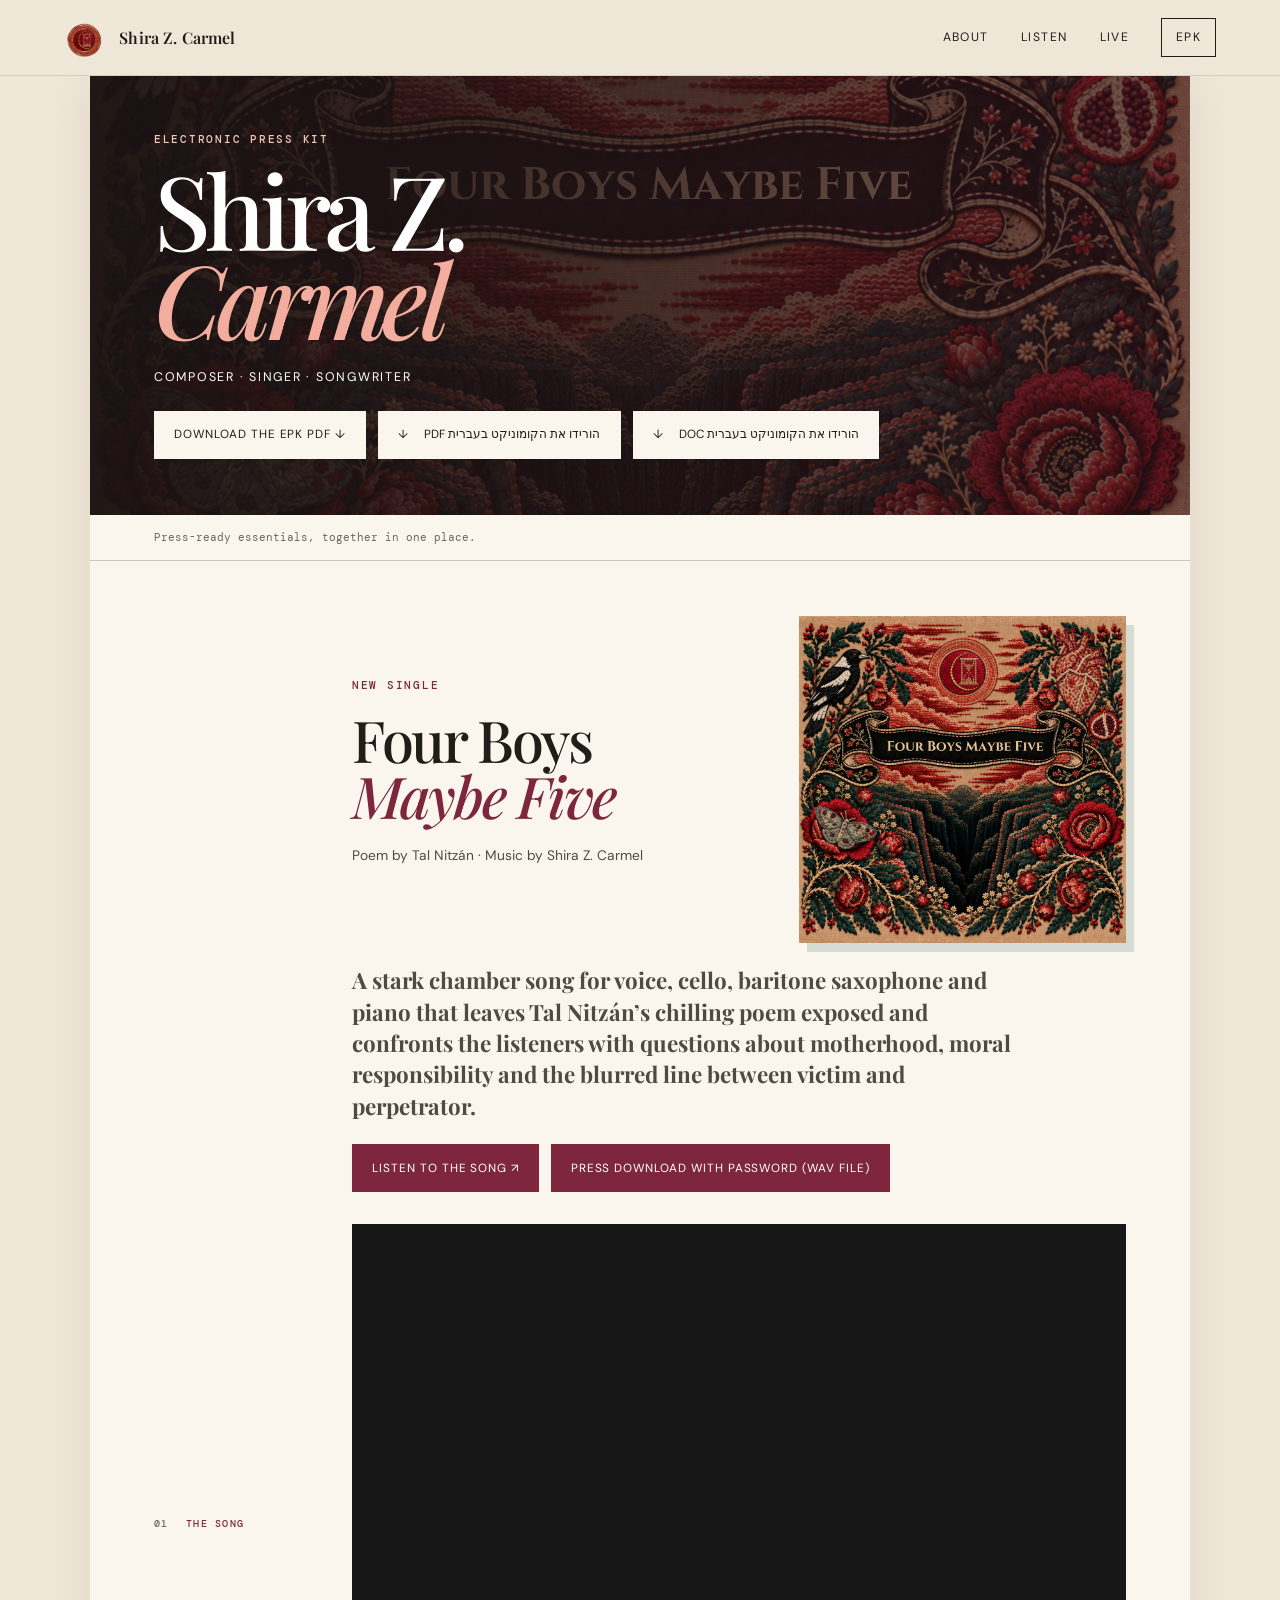
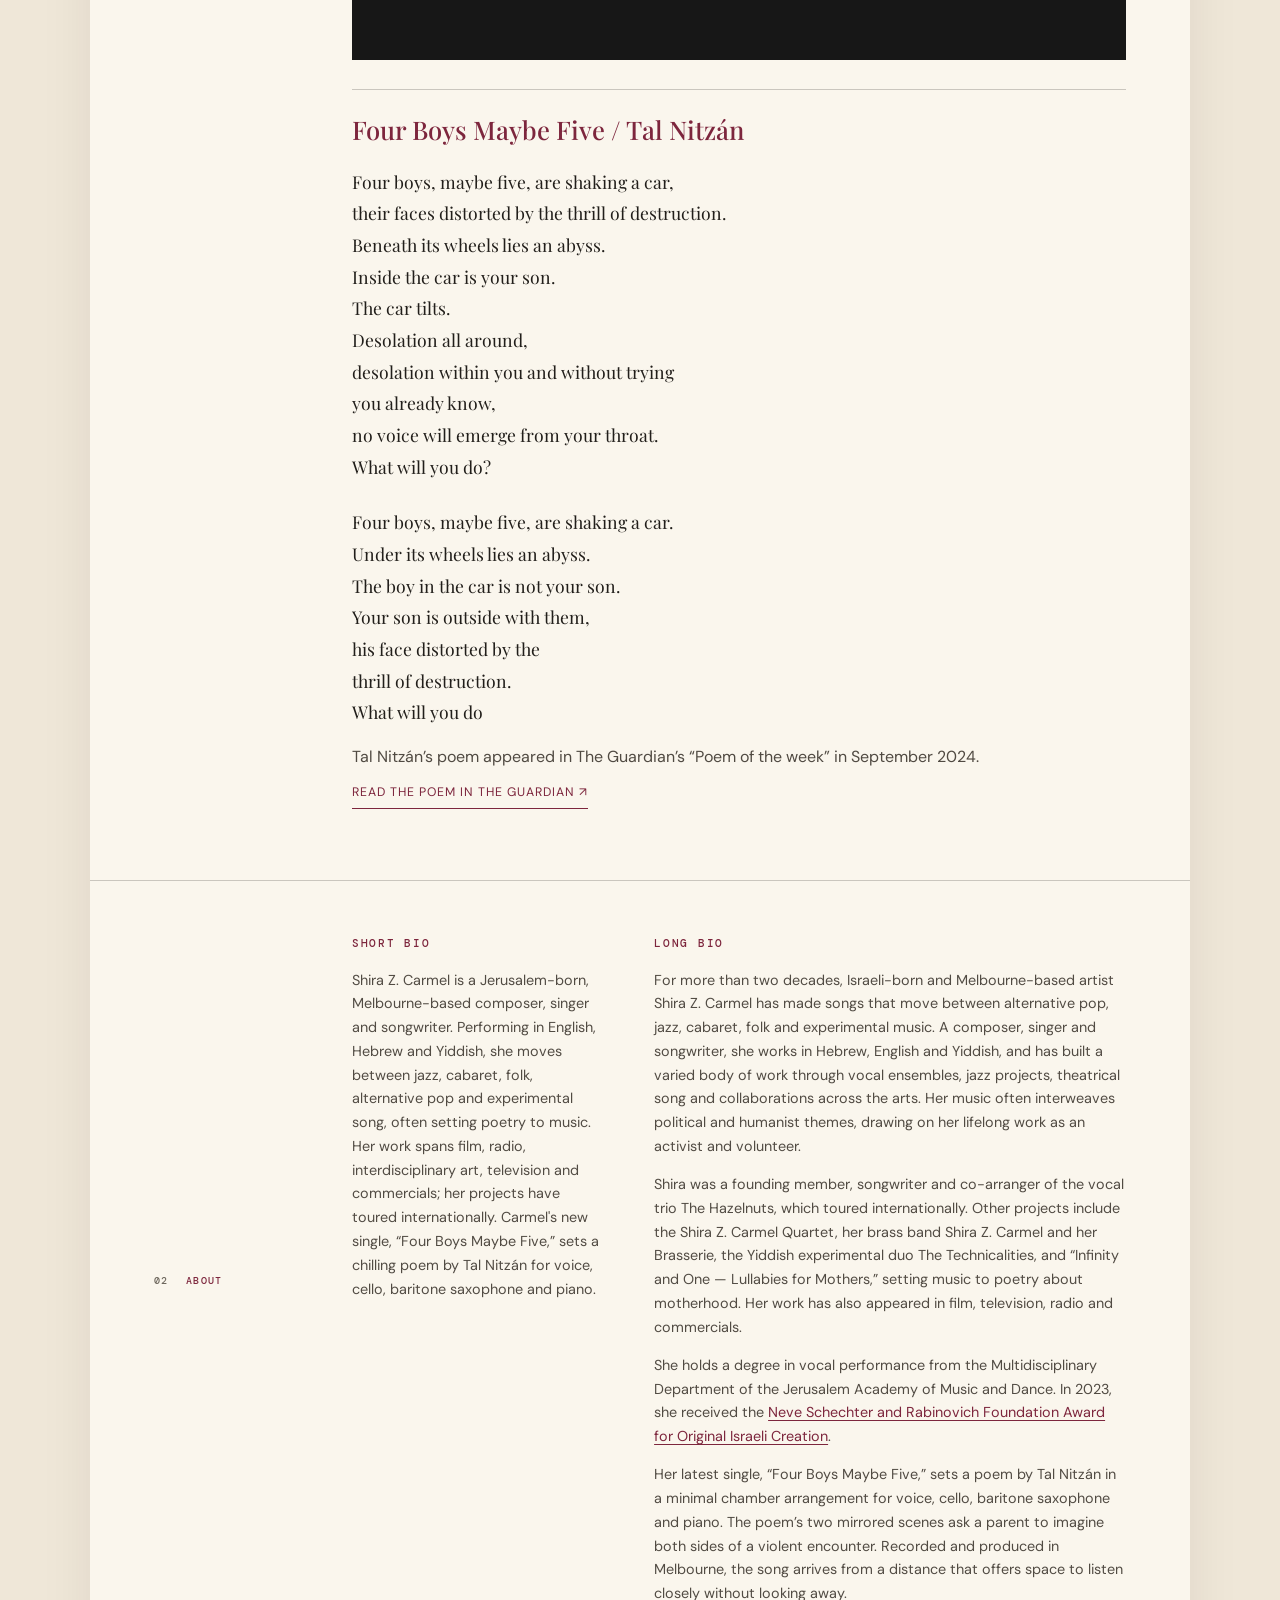
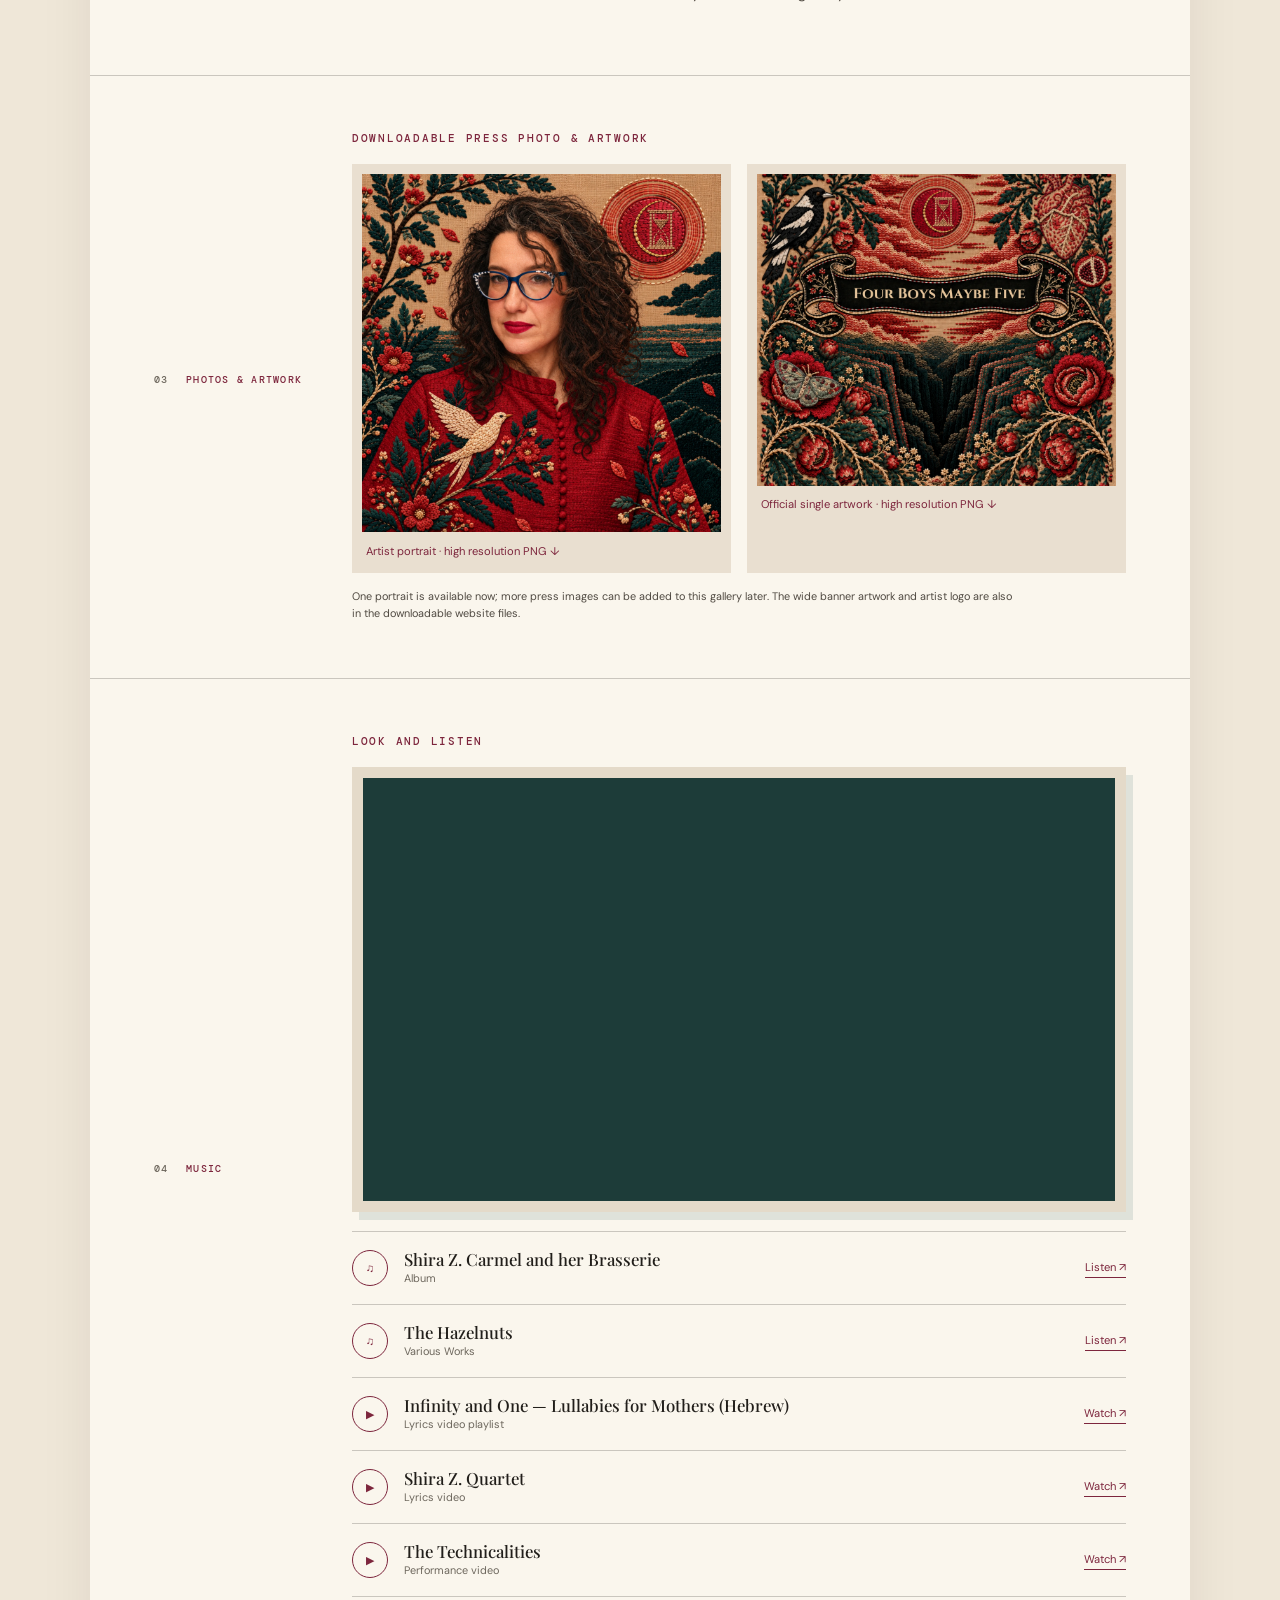
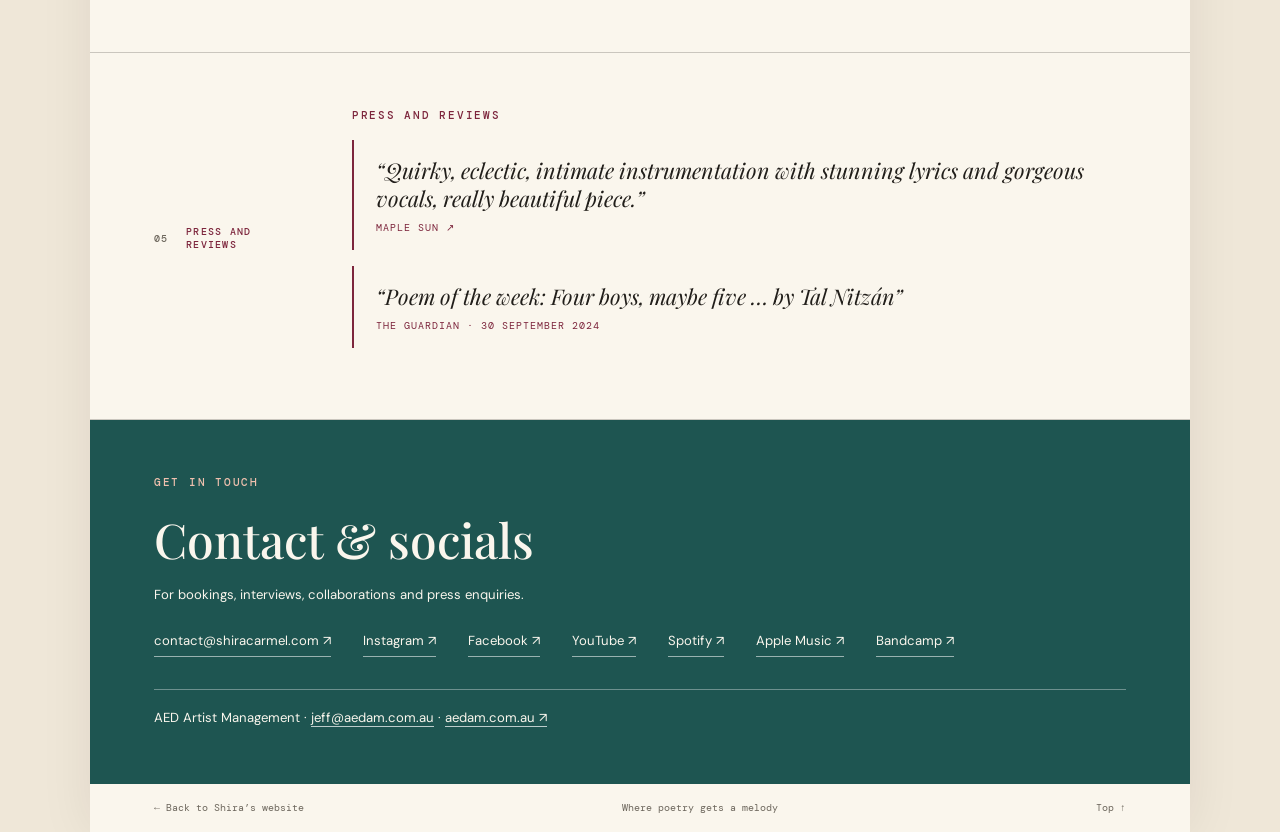
<file: epk.html>
<!doctype html>
<html lang="en">
<head>
  <!-- Google tag (gtag.js) -->
  <script async src="https://www.googletagmanager.com/gtag/js?id=G-NCXNNBHDMT"></script>
  <script>
    window.dataLayer = window.dataLayer || [];
    function gtag(){dataLayer.push(arguments);}
    gtag('js', new Date());
    gtag('config', 'G-NCXNNBHDMT');
  </script>
  <meta charset="utf-8"><meta name="viewport" content="width=device-width, initial-scale=1">
  <meta name="description" content="Electronic press kit for Shira Z. Carmel: biography, Four Boys Maybe Five, music, photos, videos and contact.">
  <title>Electronic Press Kit — Shira Z. Carmel</title>
  <link rel="icon" href="assets/artist-mark.webp" type="image/webp"><link rel="stylesheet" href="style.css?v=20261025-fast-preview">
  <style>
    .epk-poem{margin-top:1.8rem;padding-top:1.4rem;border-top:1px solid var(--line)}
    .epk-poem h3{margin:0 0 1.2rem;font:500 clamp(1.2rem,3vw,1.6rem)/1.35 var(--display);color:var(--wine)}
    .epk-poem p{margin:0 0 1.5rem;font:400 clamp(.95rem,2vw,1.1rem)/1.8 var(--display);color:var(--ink);overflow-wrap:break-word}
    .epk-poem p:last-child{margin-bottom:0}
    .epk-cover>div{grid-column:1/-1}
    .epk-cover .epk-download-row{gap:.75rem}
    .epk-download-row [lang="he"]{letter-spacing:normal;text-transform:none}
  </style>
  <meta property="og:type" content="website">
  <meta property="og:url" content="https://shiracarmel.com/epk.html">
  <meta property="og:title" content="Electronic Press Kit - Shira Z. Carmel">
  <meta property="og:description" content="Composer, singer and songwriter">
  <meta name="twitter:card" content="summary">
  <meta property="og:image" content="https://shiracarmel.com/assets/share-logo.jpg">
  <meta property="og:image:type" content="image/jpeg">
  <meta property="og:image:width" content="2048">
  <meta property="og:image:height" content="2032">
  <meta property="og:image:alt" content="Shira Z. Carmel embroidered sun, moon and hourglass logo">
  <meta name="twitter:image" content="https://shiracarmel.com/assets/share-logo.jpg">
  <meta name="twitter:image:alt" content="Shira Z. Carmel embroidered sun, moon and hourglass logo">
</head>
<body class="epk-page">
  <a class="skip-link" href="#main">Skip to content</a>
  <header class="site-header"><a class="brand" href="index.html"><img src="assets/artist-mark.webp" alt=""><span>Shira Z. Carmel</span></a><button class="menu-toggle" aria-expanded="false" aria-controls="primary-nav">Menu</button><nav id="primary-nav" class="primary-nav"><a href="index.html#about">About</a><a href="index.html#music">Listen</a><a href="index.html#live">Live</a><a href="#top" class="nav-epk">EPK</a></nav></header>
  <main id="main" class="epk-main">
    <section class="epk-cover" id="top"><img src="assets/four-boys-cover.png" alt="Four Boys Maybe Five embroidered cover artwork"><div><p class="eyebrow light">Electronic press kit</p><h1>Shira Z.<br><em>Carmel</em></h1><p>Composer · Singer · Songwriter</p><div class="button-row epk-download-row">
  <a class="button button-light" href="assets/epk-shira-z-carmel.pdf?v=20261025-password" download>Download the EPK PDF ↓</a>
  <a class="button button-light" href="assets/four-boys-maybe-five-press-release-hebrew.pdf?v=20261025-password" download lang="he" dir="rtl"><span>הורידו את הקומוניקט בעברית <bdi dir="ltr">PDF</bdi></span><span aria-hidden="true">↓</span></a>
  <a class="button button-light" href="assets/four-boys-maybe-five-press-release-hebrew.docx?v=20261025-password" download lang="he" dir="rtl"><span>הורידו את הקומוניקט בעברית <bdi dir="ltr">DOC</bdi></span><span aria-hidden="true">↓</span></a>
</div></div></section>
    <div class="epk-actions"><span>Press-ready essentials, together in one place.</span></div>
    <section class="epk-block release-block" id="music-links"><div class="section-label"><span>01</span><span>The song</span></div><div class="section-content">
<div class="release-content"><div><p class="eyebrow">New single</p><h2>Four Boys<br><em>Maybe Five</em></h2><p>Poem by Tal Nitzán · Music by Shira Z. Carmel</p></div><img src="assets/four-boys-cover.png" alt="Official Four Boys Maybe Five cover art"></div>
<p class="epk-lede"><strong>A stark chamber song for voice, cello, baritone saxophone and piano that leaves Tal Nitzán’s chilling poem exposed and confronts the listeners with questions about motherhood, moral responsibility and the blurred line between victim and perpetrator.</strong></p>
<div class="epk-link-row"><a class="button button-dark" href="https://too.fm/fbmf" target="_blank" rel="noreferrer">Listen to the song ↗︎</a><button class="button button-dark" id="press-download-toggle" type="button" aria-expanded="false" aria-controls="press-preview">Press Download With Password (WAV file)</button></div>

<section class="press-preview" id="press-preview" aria-labelledby="press-preview-title" hidden>
  <p class="eyebrow" id="press-preview-title">Press audio and download</p>
  <p>Enter the press password to listen to Four Boys Maybe Five or download the full-quality WAV (65 MB).</p>
  <form id="preview-form">
    <label for="preview-password">Press password</label>
    <div class="preview-controls"><input id="preview-password" type="password" autocomplete="current-password" required><button class="button button-dark" type="submit">Unlock audio and download</button></div>
  </form>
  <p class="preview-status" id="preview-status" role="status" aria-live="polite"></p>
  <audio id="preview-audio" controls preload="none" hidden aria-label="Four Boys Maybe Five by Shira Z. Carmel"></audio>
  <button class="button button-dark" id="preview-download" type="button" hidden>Download WAV (65 MB)</button>
</section>
<noscript>Enable JavaScript to unlock the press audio and WAV download.</noscript>

<div class="epk-song-video" style="width:100%;aspect-ratio:16/9;margin:2rem 0 0;background:#171717"><iframe src="https://www.youtube-nocookie.com/embed/NtXNhtubljQ" title="Shira Z. Carmel - Four Boys Maybe Five" loading="lazy" style="display:block;width:100%;height:100%;border:0" allow="accelerometer; autoplay; clipboard-write; encrypted-media; gyroscope; picture-in-picture; web-share" referrerpolicy="strict-origin-when-cross-origin" allowfullscreen></iframe></div>
<article class="epk-poem" aria-labelledby="poem-title">
<h3 id="poem-title">Four Boys Maybe Five / Tal Nitzán</h3>
<p>Four boys, maybe five, are shaking a car,<br>
their faces distorted by the thrill of destruction.<br>
Beneath its wheels lies an abyss.<br>
Inside the car is your son.<br>
The car tilts.<br>
Desolation all around,<br>
desolation within you and without trying<br>
you already know,<br>
no voice will emerge from your throat.<br>
What will you do?</p>
<p>Four boys, maybe five, are shaking a car.<br>
Under its wheels lies an abyss.<br>
The boy in the car is not your son.<br>
Your son is outside with them,<br>
his face distorted by the<br>
thrill of destruction.<br>
What will you do</p>
</article>
<p>Tal Nitzán’s poem appeared in The Guardian’s “Poem of the week” in September 2024. <a class="text-link" href="https://www.theguardian.com/books/2024/sep/30/poem-of-the-week-four-boys-maybe-five-by-tal-nitzan" target="_blank" rel="noreferrer">Read the poem in The Guardian ↗︎</a></p></div></section>
    <section class="epk-block"><div class="section-label"><span>02</span><span>About</span></div><div class="section-content bio-columns"><article><p class="eyebrow">Short bio</p><p>Shira Z. Carmel is a Jerusalem-born, Melbourne-based composer, singer and songwriter. Performing in English, Hebrew and Yiddish, she moves between jazz, cabaret, folk, alternative pop and experimental song, often setting poetry to music. Her work spans film, radio, interdisciplinary art, television and commercials; her projects have toured internationally. Carmel's new single, “Four Boys Maybe Five,” sets a chilling poem by Tal Nitzán for voice, cello, baritone saxophone and piano.</p></article><article><p class="eyebrow">Long bio</p><p>For more than two decades, Israeli-born and Melbourne-based artist Shira Z. Carmel has made songs that move between alternative pop, jazz, cabaret, folk and experimental music. A composer, singer and songwriter, she works in Hebrew, English and Yiddish, and has built a varied body of work through vocal ensembles, jazz projects, theatrical song and collaborations across the arts. Her music often interweaves political and humanist themes, drawing on her lifelong work as an activist and volunteer.</p><p>Shira was a founding member, songwriter and co-arranger of the vocal trio The Hazelnuts, which toured internationally. Other projects include the Shira Z. Carmel Quartet, her brass band Shira Z. Carmel and her Brasserie, the Yiddish experimental duo The Technicalities, and “Infinity and One — Lullabies for Mothers,” setting music to poetry about motherhood. Her work has also appeared in film, television, radio and commercials.</p><p>She holds a degree in vocal performance from the Multidisciplinary Department of the Jerusalem Academy of Music and Dance. In 2023, she received the <a href="https://neve-schechter.org.il/annual-award/" target="_blank" rel="noreferrer" style="color:var(--wine);text-decoration:underline;text-underline-offset:3px">Neve Schechter and Rabinovich Foundation Award for Original Israeli Creation</a>.</p><p>Her latest single, “Four Boys Maybe Five,” sets a poem by Tal Nitzán in a minimal chamber arrangement for voice, cello, baritone saxophone and piano. The poem’s two mirrored scenes ask a parent to imagine both sides of a violent encounter. Recorded and produced in Melbourne, the song arrives from a distance that offers space to listen closely without looking away.</p></article></div></section>
    <section class="epk-block photos-block"><div class="section-label"><span>03</span><span>Photos & artwork</span></div><div class="section-content"><p class="eyebrow">Downloadable press photo & artwork</p><div class="photo-grid"><a href="assets/shira-portrait.png" download><img src="assets/shira-portrait.webp" alt="Portrait of Shira Z. Carmel in an embroidered red jacket"><span>Artist portrait · high resolution PNG ↓</span></a><a href="assets/four-boys-cover.png" download><img src="assets/four-boys-cover.webp" alt="Four Boys Maybe Five square artwork"><span>Official single artwork · high resolution PNG ↓</span></a></div><p class="small-note">One portrait is available now; more press images can be added to this gallery later. The wide banner artwork and artist logo are also in the downloadable website files.</p></div></section>
    <section class="epk-block look-listen"><div class="section-label"><span>04</span><span>Music</span></div><div class="section-content"><p class="eyebrow">Look and Listen</p><div class="epk-feature-video"><iframe src="https://www.youtube-nocookie.com/embed/EkcrpgFOIRI" title="Shira Z. Carmel and her Brasserie — performance" loading="lazy" allow="accelerometer; autoplay; clipboard-write; encrypted-media; gyroscope; picture-in-picture; web-share" referrerpolicy="strict-origin-when-cross-origin" allowfullscreen></iframe></div><div class="video-list"><article><span class="video-icon">♫</span><div><h3>Shira Z. Carmel and her Brasserie</h3><p>Album</p></div><a href="https://open.spotify.com/album/0BGJJ1ToypnI2RwkT32uBR?si=VFLENgw1Se61yC5ItNOE0g" target="_blank" rel="noreferrer">Listen ↗︎</a></article><article><span class="video-icon">♫</span><div><h3>The Hazelnuts</h3><p>Various Works</p></div><a href="https://open.spotify.com/artist/7AThjaxp9J82AtcrKbZ1QG" target="_blank" rel="noreferrer">Listen ↗︎</a></article><article><span class="video-icon">▶︎</span><div><h3>Infinity and One — Lullabies for Mothers <span>(Hebrew)</span></h3><p>Lyrics video playlist</p></div><a href="https://www.youtube.com/playlist?list=PLTuSlYiHg9ANswXjZBzDSNEgvzb28MIU8" target="_blank" rel="noreferrer">Watch ↗︎</a></article><article><span class="video-icon">▶︎</span><div><h3>Shira Z. Quartet</h3><p>Lyrics video</p></div><a href="https://www.youtube.com/watch?v=Q33xsAOCp2o" target="_blank" rel="noreferrer">Watch ↗︎</a></article><article><span class="video-icon">▶︎</span><div><h3>The Technicalities</h3><p>Performance video</p></div><a href="https://www.youtube.com/watch?v=RTHmF65Jvow" target="_blank" rel="noreferrer">Watch ↗︎</a></article></div></div></section>
    <section class="epk-block"><div class="section-label"><span>05</span><span>Press and Reviews</span></div><div class="section-content press-content"><p class="eyebrow">Press and Reviews</p><blockquote>“Quirky, eclectic, intimate instrumentation with stunning lyrics and gorgeous vocals, really beautiful piece.”<cite><a href="https://open.spotify.com/playlist/3bVXRlmJwodivKCeZknShE" target="_blank" rel="noreferrer">Maple Sun ↗︎</a></cite></blockquote><blockquote>“Poem of the week: Four boys, maybe five … by Tal Nitzán”<cite>The Guardian · 30 September 2024</cite></blockquote></div></section>
    <section class="epk-contact"><p class="eyebrow light">Get in touch</p><h2>Contact & socials</h2><p>For bookings, interviews, collaborations and press enquiries.</p><div class="contact-links"><a href="mailto:contact@shiracarmel.com">contact@shiracarmel.com ↗︎</a><a href="https://www.instagram.com/shzec/" target="_blank" rel="noreferrer">Instagram ↗︎</a><a href="https://www.facebook.com/ShZeC/" target="_blank" rel="noreferrer">Facebook ↗︎</a><a href="https://www.youtube.com/user/shzec" target="_blank" rel="noreferrer">YouTube ↗︎</a><a href="https://open.spotify.com/artist/2ndGjd3SoSe42MciHjOWFA" target="_blank" rel="noreferrer">Spotify ↗︎</a><a href="https://music.apple.com/il/artist/shira-z-carmel/1257025430" target="_blank" rel="noreferrer">Apple Music ↗︎</a><a href="https://shiracarmel.bandcamp.com/" target="_blank" rel="noreferrer">Bandcamp ↗︎</a></div><p class="epk-management">AED Artist Management · <a href="mailto:jeff@aedam.com.au">jeff@aedam.com.au</a> · <a href="https://aedam.com.au/" target="_blank" rel="noreferrer">aedam.com.au ↗︎</a></p></section>
    <footer class="epk-footer"><a href="index.html">← Back to Shira’s website</a><span>Where poetry gets a melody</span><a href="#top">Top ↑</a></footer>
  </main><script src="content.js"></script><script src="script.js?v=20261025-fast-preview"></script>
</body>
</html>
</file>
<file: style.css>
@import url('https://fonts.googleapis.com/css2?family=DM+Mono:wght@400;500&family=DM+Sans:wght@400;500;600;700&family=Playfair+Display:ital,wght@0,500;0,600;1,500;1,600&family=Roboto+Condensed:wght@400;500;600;700&display=swap');
:root{--paper:#efe7d8;--paper-light:#faf6ed;--ink:#211e1a;--muted:#6d675d;--wine:#7d263d;--wine-dark:#3e1622;--teal:#1e5551;--line:rgba(33,30,26,.22);--display:'Playfair Display',Georgia,serif;--sans:'DM Sans',Arial,sans-serif;--condensed:'Roboto Condensed','Arial Narrow',sans-serif;--mono:'DM Mono',monospace;--max:1180px}
*{box-sizing:border-box}html{scroll-behavior:smooth;scroll-padding-top:82px}body{margin:0;background:var(--paper);color:var(--ink);font:16px/1.65 var(--sans);-webkit-font-smoothing:antialiased}img{display:block;max-width:100%}a{color:inherit;text-decoration:none}button{font:inherit;color:inherit}.skip-link{position:absolute;z-index:50;left:1rem;top:-5rem;padding:.65rem 1rem;background:#fff}.skip-link:focus{top:1rem}.site-header{height:76px;position:sticky;top:0;z-index:20;display:flex;align-items:center;justify-content:space-between;padding:0 max(calc((100vw - var(--max))/2),5vw);background:rgba(239,231,216,.95);backdrop-filter:blur(14px);border-bottom:1px solid rgba(33,30,26,.12)}.brand{display:flex;align-items:center;gap:.7rem;font:600 1rem var(--display);letter-spacing:.01em}.brand img{width:44px;height:44px;object-fit:cover;border-radius:50%;mix-blend-mode:multiply}.primary-nav{display:flex;align-items:center;gap:2rem;font-size:.76rem;letter-spacing:.12em;text-transform:uppercase}.primary-nav a{transition:color .2s}.primary-nav a:hover,.text-link:hover{color:var(--wine)}.primary-nav .nav-epk{border:1px solid var(--ink);padding:.52rem .85rem}.menu-toggle{display:none}.hero{height:min(790px,calc(100svh - 76px));min-height:610px;position:relative;overflow:hidden;background:var(--wine-dark);color:#fff}.hero-art,.hero-shade{position:absolute;inset:0;width:100%;height:100%}.hero-art{object-fit:cover;object-position:center 45%;opacity:.87}.hero-shade{background:linear-gradient(90deg,rgba(22,18,17,.82) 0%,rgba(22,18,17,.46) 42%,rgba(22,18,17,.02) 84%),linear-gradient(0deg,rgba(20,17,16,.48),transparent 28%)}.hero-copy{position:absolute;left:max(calc((100vw - var(--max))/2),9vw);top:50%;transform:translateY(-50%);max-width:620px}.eyebrow{font:500 .68rem var(--mono);letter-spacing:.16em;text-transform:uppercase;color:var(--wine);margin:0 0 1.15rem}.eyebrow.light{color:#f4c7b9}.hero h1,.epk-cover h1{font:500 clamp(4.5rem,10vw,9.5rem)/.87 var(--display);letter-spacing:-.06em;margin:.2rem 0 1.5rem}.hero h1 em,.epk-cover h1 em{color:#f3ad9e}.hero-line{font:1.13rem var(--display);max-width:350px;margin:0 0 2rem}.hero-caption{position:absolute;right:5vw;bottom:2rem;font: .65rem var(--mono);letter-spacing:.16em;text-transform:uppercase}.hero-stitch{position:absolute;inset:15px;border:1px dashed rgba(255,224,210,.42);pointer-events:none}.button{min-height:48px;display:inline-flex;align-items:center;justify-content:center;gap:1rem;padding:.75rem 1.2rem;font-size:.74rem;letter-spacing:.08em;text-transform:uppercase;border:1px solid transparent;transition:.2s}.button:hover{transform:translateY(-2px)}.button-light{background:var(--paper-light);color:var(--ink)}.button-dark{background:var(--wine);color:white}.button-outline{border-color:rgba(255,255,255,.72);color:white}.button-light-ink{border-color:var(--ink)}.paper-wrap{background:var(--paper-light);background-image:radial-gradient(rgba(63,49,36,.08) .5px,transparent .5px);background-size:6px 6px}.section-grid{display:grid;grid-template-columns:190px 1fr;gap:clamp(2rem,6vw,6rem);max-width:var(--max);margin:auto;padding:105px 36px}.section-label{display:flex;align-items:center;gap:1.1rem;padding-top:.3rem;font:500 .65rem var(--mono);letter-spacing:.13em;text-transform:uppercase;color:var(--wine)}.section-label span:first-child{color:var(--muted)}.section-content{max-width:820px}.lede{font:500 clamp(2rem,4vw,3.3rem)/1.15 var(--display);letter-spacing:-.035em;margin:0 0 1.7rem;max-width:760px}.section-content>p:not(.eyebrow){max-width:660px;color:#504a42}.text-link{display:inline-flex;align-items:center;gap:.55rem;margin-top:.75rem;font-size:.77rem;text-transform:uppercase;letter-spacing:.08em;border-bottom:1px solid var(--wine);padding-bottom:.35rem;color:var(--wine)}.featured{border-top:1px solid var(--line)}.feature-card{display:grid;grid-template-columns:minmax(250px,.85fr) 1fr;align-items:center;gap:clamp(2rem,5vw,4rem)}.cover-wrap{position:relative;box-shadow:13px 15px 0 rgba(30,85,81,.14);transform:rotate(-1.3deg)}.cover-wrap img{width:100%;aspect-ratio:1;object-fit:cover}.cover-tag{position:absolute;top:16px;left:0;background:var(--wine);color:white;padding:.45rem .8rem;font: .6rem var(--mono);letter-spacing:.13em;text-transform:uppercase}.feature-copy h2,.section-content h2,.lyrics-heading h2,.closing-copy h2,.epk-block h2{font:500 clamp(2.5rem,5vw,4.4rem)/.98 var(--display);letter-spacing:-.04em;margin:.2rem 0 1.3rem}.feature-copy h2 em,.section-content h2 em,.lyrics-heading h2 em,.closing-copy h2 em,.epk-block h2 em{color:var(--wine);font-weight:500}.listen-placeholder{display:flex;align-items:center;gap:1rem;border-top:1px solid var(--line);border-bottom:1px solid var(--line);padding:1rem 0;margin:1.6rem 0}.play-mark{width:42px;height:42px;display:grid;place-items:center;border:1px solid var(--wine);border-radius:50%;color:var(--wine);font-size:.8rem}.listen-placeholder strong,.listen-placeholder small{display:block}.listen-placeholder strong{font-size:.87rem}.listen-placeholder small{font-size:.7rem;color:var(--muted)}.coming{margin-left:auto;color:var(--muted);font: .58rem var(--mono);letter-spacing:.12em;text-transform:uppercase}.button-row{display:flex;align-items:center;gap:1.1rem;flex-wrap:wrap}.button-row .text-link{margin:0}.lyrics-section{padding:100px max(calc((100vw - var(--max))/2 + 36px),5vw);background:#1d3c39;color:var(--paper-light);display:grid;grid-template-columns:1fr 1.3fr;gap:4rem;align-items:center}.lyrics-heading .eyebrow{color:#efb9a8}.lyrics-heading h2{font-size:clamp(2.5rem,5vw,4.4rem);margin:.1rem 0 1rem}.lyrics-heading h2 em{color:#efb9a8}.lyrics-heading>p:last-child{color:#d5d1c5;font-size:.8rem}.lyric-cards{display:grid;grid-template-columns:repeat(3,1fr);gap:.8rem}.lyric-card{min-height:220px;position:relative;padding:1rem;background:#f0e7d8;color:var(--ink);border:1px dashed rgba(33,30,26,.45);text-align:left;cursor:pointer;transform:rotate(-1deg);transition:transform .3s,background .3s}.lyric-card:nth-child(2){transform:rotate(1.4deg);background:#e5b4a6}.lyric-card:nth-child(3){transform:rotate(-.4deg);background:#d0c5a9}.lyric-card:hover,.lyric-card.is-turned{transform:translateY(-8px) rotate(0)}.lyric-card span,.lyric-card i{font: .57rem var(--mono);letter-spacing:.12em;text-transform:uppercase}.lyric-card strong{display:block;font:500 clamp(1rem,1.5vw,1.35rem)/1.32 var(--display);margin:2.1rem 0}.lyric-card i{font-style:normal;color:var(--wine)}.projects{border-top:1px solid var(--line)}.projects h2{margin:.1rem 0 2rem}.project-list{border-top:1px solid var(--line)}.project-list article{display:grid;grid-template-columns:44px 1fr 25px;align-items:center;gap:1.2rem;padding:1.2rem 0;border-bottom:1px solid var(--line)}.project-list article>span,.project-list article>a{font: .65rem var(--mono);color:var(--wine)}.project-list h3{font:500 1.18rem var(--display);margin:0}.project-list p{font-size:.75rem;color:var(--muted);margin:.1rem 0 0}.watch{border-top:1px solid var(--line)}.watch-content{display:grid;grid-template-columns:1fr .82fr;gap:3rem;align-items:center}.watch-content h2{margin:.2rem 0 1rem}.watch-content>div:first-child>p:not(.eyebrow){max-width:390px}.video-placeholder{background:#e4dac9;padding:1rem;transform:rotate(1deg)}.video-frame{aspect-ratio:16/10;background:linear-gradient(140deg,#381b28,#1a4542);display:flex;align-items:center;justify-content:center;flex-direction:column;color:#f2dfcf;gap:.8rem;border:1px dashed rgba(255,255,255,.5)}.video-frame>span{width:46px;height:46px;border:1px solid currentColor;border-radius:50%;display:grid;place-items:center}.video-frame small{font:.58rem/1.6 var(--mono);letter-spacing:.16em;text-align:center}.video-placeholder p{font-size:.65rem;color:var(--muted);margin:.65rem 0 0}.live{border-top:1px solid var(--line);padding-bottom:120px}.live-box{padding:2rem 2.3rem;border:1px dashed var(--wine);background:#f1e9db}.live-box h2{font-size:clamp(2rem,4vw,3.4rem);margin:.2rem 0 1rem}.live-box>p:not(.eyebrow){margin:.2rem 0;color:var(--muted)}.live-box .text-link{margin-top:1rem}.tour-date{display:flex;align-items:center;gap:1rem;border-top:1px solid var(--line);padding:1rem 0}.tour-date time{color:var(--wine);font: .75rem var(--mono)}.tour-date span{display:grid}.tour-date small{color:var(--muted)}.tour-date>a{margin-left:auto;color:var(--wine)}.closing-band{background:var(--wine-dark);color:var(--paper-light);display:grid;grid-template-columns:1fr .7fr;gap:4rem;padding:90px max(calc((100vw - var(--max))/2 + 36px),5vw)}.closing-copy h2{font-size:clamp(2.7rem,5vw,4.4rem)}.closing-copy h2 em{color:#efb9a8}.closing-copy>p:not(.eyebrow){max-width:400px;color:#e0d5cb}.closing-links{align-self:center;border-top:1px solid rgba(255,255,255,.26)}.closing-links a{display:flex;justify-content:space-between;padding:.9rem 0;border-bottom:1px solid rgba(255,255,255,.26);font:500 1.15rem var(--display)}.closing-links a:hover{color:#efb9a8}.site-footer{background:var(--wine-dark);color:#d6c8bd;display:flex;justify-content:space-between;gap:1rem;padding:1.1rem 5vw;border-top:1px solid rgba(255,255,255,.18);font: .61rem var(--mono);letter-spacing:.06em}.epk-main{max-width:1100px;margin:0 auto;background:var(--paper-light);box-shadow:0 0 50px rgba(35,25,22,.08)}.epk-cover{min-height:400px;position:relative;display:grid;grid-template-columns:1fr 1fr;align-items:center;overflow:hidden;background:var(--wine-dark);color:white}.epk-cover>img{position:absolute;inset:0;width:100%;height:100%;object-fit:cover;opacity:.45}.epk-cover:after{content:'';position:absolute;inset:0;background:linear-gradient(90deg,rgba(25,19,18,.92),rgba(25,19,18,.18))}.epk-cover>div{position:relative;z-index:1;padding:3.5rem 5vw}.epk-cover h1{font-size:clamp(4.2rem,8vw,7.2rem)}.epk-cover>div>p:not(.eyebrow){font-size:.78rem;letter-spacing:.14em;text-transform:uppercase}.epk-cover .button-row{margin-top:1.5rem}.epk-actions{display:flex;justify-content:space-between;align-items:center;padding:1rem 5vw;border-bottom:1px solid var(--line);font:.66rem var(--mono);color:var(--muted)}.print-button{margin:0;background:none;border:0;cursor:pointer}.epk-block{display:grid;grid-template-columns:150px 1fr;gap:3rem;padding:55px 5vw;border-bottom:1px solid var(--line)}.epk-block .section-content{max-width:none}.epk-block .section-label{font-size:.6rem}.epk-block h2{font-size:clamp(2.5rem,4.5vw,3.8rem)}.epk-lede{font:500 1.4rem/1.4 var(--display);max-width:600px}.epk-link-row{display:flex;gap:.7rem;flex-wrap:wrap}.small-note{color:var(--muted);font-size:.68rem;margin:.9rem 0 0}.small-note code{font:inherit;color:var(--wine)}.bio-columns{display:grid;grid-template-columns:.7fr 1.3fr;gap:3rem}.bio-columns article>p:not(.eyebrow){font-size:.9rem;color:#514b43}.release-content{display:grid;grid-template-columns:1.1fr .9fr;gap:3rem;align-items:center}.release-content>img{width:100%;max-width:330px;justify-self:end;box-shadow:8px 9px 0 rgba(30,85,81,.16)}.release-content p:not(.eyebrow){font-size:.86rem;color:#514b43}.release-content .text-link{font-size:inherit;text-transform:none;letter-spacing:0}.epk-link-grid{display:grid;grid-template-columns:repeat(3,1fr);gap:1rem;margin-top:1.6rem}.epk-link-grid article{border:1px dashed var(--line);padding:1rem}.epk-link-grid article>span{font:.6rem var(--mono);color:var(--wine)}.epk-link-grid h3{font:500 1.12rem var(--display);margin:1.2rem 0 .4rem}.epk-link-grid p{font-size:.72rem;color:var(--muted);min-height:2rem}.epk-link-grid a,.video-list article>a{font-size:.7rem;color:var(--wine);border-bottom:1px solid var(--wine)}.photo-grid{display:grid;grid-template-columns:1fr 1fr;gap:1rem}.photo-grid a{background:#e9dfd0;padding:.65rem}.photo-grid img{width:100%;aspect-ratio:1.15;object-fit:cover}.photo-grid a:first-child img{aspect-ratio:1}.photo-grid span{display:block;padding:.6rem .25rem .15rem;font-size:.7rem;color:var(--wine)}.video-list{border-top:1px solid var(--line)}.video-list article{display:flex;align-items:center;gap:1rem;padding:1rem 0;border-bottom:1px solid var(--line)}.video-icon{width:36px;height:36px;display:grid;place-items:center;border:1px solid var(--wine);border-radius:50%;color:var(--wine);font-size:.7rem}.video-list h3{font:500 1.05rem var(--display);margin:0}.video-list p{font-size:.68rem;color:var(--muted);margin:0}.video-list article>a{margin-left:auto}.press-content blockquote{margin:1rem 0;padding:1rem 1.4rem;border-left:2px solid var(--wine);font:italic 1.35rem var(--display)}.press-content cite{display:block;margin-top:.55rem;font: .62rem var(--mono);letter-spacing:.1em;text-transform:uppercase;color:var(--wine)}.press-content>p:not(.eyebrow){max-width:650px;color:var(--muted);font-size:.83rem}.epk-contact{padding:55px 5vw;background:var(--teal);color:var(--paper-light)}.epk-contact .eyebrow{color:#efc0ae}.epk-contact h2{font:500 3rem var(--display);margin:.1rem 0}.epk-contact>p:not(.eyebrow){font-size:.82rem}.contact-links{display:flex;flex-wrap:wrap;gap:1rem 2rem;margin:1.5rem 0}.contact-links a{border-bottom:1px solid rgba(255,255,255,.55);padding-bottom:.25rem;font-size:.82rem}.light-note{color:#d8e0d5}.epk-footer{display:flex;justify-content:space-between;padding:1.1rem 5vw;font:.62rem var(--mono);color:var(--muted)}
@media(max-width:760px){.site-header{height:66px;padding:0 5vw}.brand img{width:38px;height:38px}.menu-toggle{display:block;background:none;border:1px solid var(--ink);padding:.45rem .7rem;font-size:.68rem;letter-spacing:.1em;text-transform:uppercase}.primary-nav{display:none;position:absolute;top:65px;left:0;right:0;background:var(--paper);padding:1.2rem 5vw 1.6rem;flex-direction:column;align-items:flex-start;gap:1rem;border-bottom:1px solid var(--line)}.primary-nav.is-open{display:flex}.hero{min-height:650px;height:calc(90svh - 66px)}.hero-art{object-position:40% center}.hero-shade{background:linear-gradient(90deg,rgba(22,18,17,.76),rgba(22,18,17,.15)),linear-gradient(0deg,rgba(20,17,16,.5),transparent 35%)}.hero-copy{left:8vw;right:8vw}.hero h1{font-size:clamp(4.6rem,19vw,7rem)}.hero-caption{font-size:.55rem}.section-grid{grid-template-columns:1fr;gap:1rem;padding:70px 7vw}.section-label{padding:0}.feature-card,.watch-content,.closing-band{grid-template-columns:1fr}.cover-wrap{max-width:430px;margin:.5rem auto 1rem}.feature-copy h2{font-size:3.7rem}.lyrics-section{grid-template-columns:1fr;padding:70px 7vw;gap:2rem}.lyric-cards{grid-template-columns:1fr;gap:1rem}.lyric-card{min-height:155px;transform:none!important}.lyric-card strong{margin:1.1rem 0}.project-list article{grid-template-columns:30px 1fr 18px;gap:.65rem}.project-list h3{font-size:1.05rem}.watch-content{gap:2rem}.closing-band{padding:70px 7vw;gap:2rem}.site-footer{flex-wrap:wrap;padding:1rem 5vw;font-size:.55rem}.epk-cover{min-height:480px;grid-template-columns:1fr}.epk-cover>img{object-position:62% center}.epk-cover:after{background:linear-gradient(0deg,rgba(25,19,18,.9),rgba(25,19,18,.1))}.epk-cover>div{align-self:end;padding:2rem 7vw}.epk-cover h1{font-size:4.8rem}.epk-actions{padding:.8rem 7vw;align-items:flex-start;gap:.6rem;flex-direction:column}.epk-block{grid-template-columns:1fr;gap:.75rem;padding:42px 7vw}.bio-columns,.release-content{grid-template-columns:1fr;gap:1rem}.release-content>img{justify-self:start;max-width:260px}.epk-link-grid{grid-template-columns:1fr}.epk-link-grid p{min-height:0}.photo-grid{grid-template-columns:1fr}.photo-grid img,.photo-grid a:first-child img{aspect-ratio:1.25}.video-list article{align-items:flex-start}.video-list article>a{align-self:center}.epk-contact{padding:42px 7vw}.epk-footer{padding:1rem 5vw;font-size:.53rem}}
@media print{@page{size:A4;margin:13mm}body{background:#fff!important;color:#201e1b;font-size:9pt}.site-header,.epk-actions,.epk-footer,.skip-link,.print-button,.epk-cover .button-row,.epk-contact .contact-links{display:none!important}.epk-main{max-width:none;box-shadow:none}.epk-cover{min-height:80mm;grid-template-columns:1fr;background:#381b28!important;print-color-adjust:exact;-webkit-print-color-adjust:exact}.epk-cover>img{opacity:.35}.epk-cover>div{padding:10mm 13mm}.epk-cover h1{font-size:44pt;margin:0 0 5mm}.epk-cover .eyebrow{margin-bottom:3mm}.epk-block{grid-template-columns:27mm 1fr;gap:8mm;padding:8mm 3mm;break-inside:avoid}.epk-block h2{font-size:24pt}.epk-block .section-label{font-size:7pt}.epk-block .eyebrow{font-size:6.5pt;margin-bottom:2mm}.epk-lede{font-size:12pt}.listen-placeholder{margin:3mm 0;padding:3mm 0}.bio-columns{gap:8mm}.bio-columns article>p:not(.eyebrow),.release-content p:not(.eyebrow){font-size:8pt;line-height:1.45}.release-content{grid-template-columns:1fr 36mm;gap:7mm}.release-content>img{width:36mm}.epk-link-grid{gap:3mm}.epk-link-grid article{padding:3mm}.epk-link-grid h3{font-size:9pt;margin:2mm 0}.epk-link-grid p,.epk-link-grid a{font-size:7pt}.photo-grid{grid-template-columns:1fr 1fr;gap:3mm}.photo-grid img,.photo-grid a:first-child img{height:45mm;aspect-ratio:auto;object-fit:cover}.photo-grid span{font-size:7pt}.video-list article{padding:3mm 0}.epk-contact{padding:8mm 13mm;background:#1e5551!important;print-color-adjust:exact;-webkit-print-color-adjust:exact}.epk-contact h2{font-size:22pt}.epk-contact>p{margin:2mm 0}.light-note{font-size:7pt}.text-link{color:#7d263d!important}.epk-block:nth-of-type(2){break-after:avoid}}

a[aria-disabled="true"]{opacity:.55;cursor:not-allowed}
.lyric-card-back{display:none}.lyric-card.is-turned .lyric-card-front{display:none}.lyric-card.is-turned .lyric-card-back{display:block}

.video-embeds{background:#e4dac9;padding:1rem;transform:rotate(1deg)}.video-embeds iframe{display:block;width:100%;aspect-ratio:16/9;border:0;background:#1d3c39}.video-embeds>a{display:block;margin-top:.8rem;color:var(--wine);font-size:.72rem}.press-preview{margin-top:2rem;padding:1.2rem 1.4rem;background:#e9dfd0;border-left:2px solid var(--wine)}.press-preview .eyebrow{margin-bottom:.45rem}.press-preview>p:not(.eyebrow){margin:.35rem 0 1rem;font-size:.82rem;color:#504a42}.press-preview label{display:block;margin:.8rem 0 .4rem;font-size:.72rem}.preview-controls{display:flex;gap:.65rem;align-items:center;flex-wrap:wrap}.preview-controls input{min-width:210px;max-width:100%;height:48px;padding:.65rem .8rem;border:1px solid #87776d;background:#fffaf2;font:inherit}.preview-controls button:disabled{opacity:.6;cursor:wait}.preview-status{min-height:1.4em;margin:.6rem 0;font-size:.72rem;color:var(--wine)}.press-preview audio{width:100%;margin-top:.5rem}.press-preview audio[hidden]{display:none}.small-note a{color:var(--wine);text-decoration:underline;text-underline-offset:3px}
@media(max-width:760px){.preview-controls{align-items:stretch;flex-direction:column}.preview-controls input,.preview-controls button{width:100%}}

/* Project gallery, poem card, contact icons and live-date details */
.project-gallery{display:grid;gap:1.1rem}.project-card{position:relative;display:grid;grid-template-columns:32px minmax(130px,180px) minmax(0,1fr);align-items:center;gap:1rem;padding:1rem;background:rgba(239,231,216,.55);border:1px solid var(--line)}.project-number{grid-column:1;grid-row:1;align-self:start;padding-top:.25rem;font:.65rem var(--mono);color:var(--wine)}.project-image{grid-column:2;grid-row:1;display:block;overflow:hidden;background:#e1d6c5;aspect-ratio:1}.project-image img{width:100%;height:100%;object-fit:cover;transition:transform .4s}.project-image:hover img{transform:scale(1.04)}.project-copy{grid-column:3;grid-row:1;padding:.5rem .8rem}.project-copy h3{font:500 clamp(1.15rem,2vw,1.65rem)/1.15 var(--display);margin:0 0 .55rem}.project-copy h3 span{font-size:.7em;color:var(--muted);font-style:italic}.project-copy p{font-size:.78rem;color:var(--muted);margin:0 0 .65rem}.project-link{font-size:.67rem;letter-spacing:.06em;text-transform:uppercase;color:var(--wine);border-bottom:1px solid var(--wine);padding-bottom:.22rem}
.project-card:nth-child(even){grid-template-columns:minmax(0,1fr) minmax(130px,180px) 32px}.project-card:nth-child(even) .project-number{grid-column:3}.project-card:nth-child(even) .project-image{grid-column:2}.project-card:nth-child(even) .project-copy{grid-column:1}
.lyrics-section{grid-template-columns:minmax(0,.8fr) minmax(340px,1fr);gap:clamp(2rem,5vw,5rem)}.lyrics-heading h2{max-width:440px}.lyric-cards{width:100%;max-width:520px;margin:0 auto;perspective:1400px}.lyric-card{container-type:inline-size;display:block;width:100%;aspect-ratio:3/4;min-height:0;padding:0;overflow:hidden;position:relative;border:0;border-radius:2px;background:#211713 url("assets/lyrics-poster.webp") center/100% 100% no-repeat;color:#f7eadb;box-shadow:0 20px 50px rgba(0,0,0,.28);cursor:pointer;transform-style:preserve-3d;transition:transform .7s cubic-bezier(.2,.72,.2,1);text-align:center}.lyric-card:hover{transform:translateY(-4px)}.lyric-card.is-turned{transform:rotateY(180deg)}.lyric-face{position:absolute;inset:27% 15% 27%;display:flex;flex-direction:column;align-items:center;justify-content:center;gap:.55rem;backface-visibility:hidden;-webkit-backface-visibility:hidden}.lyric-face-front{transform:rotateY(0)}.lyric-face-back{transform:rotateY(180deg)}.poem-side-label{display:block;font:500 clamp(8px,1.65cqw,11px)/1.2 var(--mono);letter-spacing:.13em;text-transform:uppercase;color:#e5b0a0}.poem-text{display:block;font:500 clamp(10px,3.05cqw,16px)/1.23 var(--display);white-space:normal;text-wrap:pretty;text-shadow:0 1px 3px rgba(0,0,0,.6)}.card-turn-hint{position:absolute;right:17%;bottom:25%;font:1.05rem var(--mono);color:#e5b0a0}
.social-icon{flex:none;width:19px;height:19px;color:currentColor}.closing-links a{align-items:center;gap:.85rem}.closing-links a span{margin-right:auto}.closing-links a b{font:400 .9rem var(--mono);color:#efb9a8}.tour-date time{white-space:nowrap}.tour-date>span{flex:1}.tour-date small a{color:var(--wine);text-decoration:underline;text-underline-offset:3px}.tour-date small a:hover{color:var(--teal)}
@media(max-width:760px){.project-card,.project-card:nth-child(even){grid-template-columns:108px minmax(0,1fr);gap:.75rem;padding:.8rem}.project-number,.project-card:nth-child(even) .project-number{position:absolute;right:.8rem;top:.7rem;grid-column:auto;grid-row:auto}.project-image,.project-card:nth-child(even) .project-image{grid-column:1;grid-row:1}.project-copy,.project-card:nth-child(even) .project-copy{grid-column:2;grid-row:1;padding:.4rem .2rem}.project-copy h3{font-size:1.08rem;padding-right:1rem}.project-copy p{font-size:.7rem}.lyrics-section{grid-template-columns:1fr}.lyric-cards{max-width:420px}.lyric-face{inset:28% 14% 27%;gap:.35rem}.poem-text{font-size:clamp(10px,3.1cqw,13px)}.poem-side-label{font-size:clamp(8px,1.8cqw,10px)}.card-turn-hint{bottom:24%}.lyric-card.is-turned{transform:rotateY(180deg)!important}.lyric-card:not(.is-turned):hover{transform:none!important}.tour-date{align-items:flex-start;gap:.8rem}.tour-date time{font-size:.67rem}}
@media(max-width:400px){.project-card,.project-card:nth-child(even){grid-template-columns:92px minmax(0,1fr)}.project-copy h3{font-size:1rem}.lyric-face{inset:28.5% 13% 27%;}.poem-text{font-size:10px;line-height:1.18}}

/* About quote and the two illustrated poem cards */
.about-quote{max-width:700px;margin:2.2rem 0 .5rem;padding:1.4rem 1.6rem;border-left:2px solid var(--wine);background:rgba(30,85,81,.055);color:#423932;font:400 clamp(1.02rem,1.35vw,1.18rem)/1.6 var(--condensed)}
.about-quote strong{font-weight:750;letter-spacing:.025em}
.about-quote-source{margin:.4rem 0 1rem!important;font:.62rem var(--mono);letter-spacing:.08em;text-transform:uppercase}
.about-quote-source a{color:var(--wine);border-bottom:1px solid currentColor}
.poem-card-gallery{width:100%;max-width:500px;margin:0 auto;perspective:1500px}
.poem-flip-card{position:relative;display:block;width:100%;aspect-ratio:3/4;padding:0;border:0;background:transparent;color:inherit;text-align:left;cursor:pointer;perspective:1500px}
.poem-flip-card:focus-visible{outline:3px solid #efb9a8;outline-offset:6px}
.poem-flip-inner{position:absolute;inset:0;display:block;transform-style:preserve-3d;transition:transform .75s cubic-bezier(.2,.72,.2,1);box-shadow:0 18px 38px rgba(0,0,0,.28)}
.poem-flip-card.is-flipped .poem-flip-inner{transform:rotateY(180deg)}
.poem-flip-face{position:absolute;inset:0;display:block;overflow:hidden;background:#1d1714;backface-visibility:hidden;-webkit-backface-visibility:hidden}
.poem-flip-face img{width:100%;height:100%;object-fit:cover}
.poem-flip-back{transform:rotateY(180deg)}
.poem-flip-hint{margin:.8rem 0 0;text-align:center;color:#e6c6b7;font:500 .68rem/1.4 var(--mono);letter-spacing:.035em}
.poem-flip-card:hover .poem-flip-inner{box-shadow:0 24px 48px rgba(0,0,0,.35)}
.sr-only{position:absolute!important;width:1px!important;height:1px!important;padding:0!important;margin:-1px!important;overflow:hidden!important;clip:rect(0,0,0,0)!important;white-space:nowrap!important;border:0!important}
@media(max-width:760px){.poem-card-gallery{max-width:500px}.poem-flip-hint{font-size:.62rem}.about-quote{padding:1.1rem 1.2rem}}
@media(prefers-reduced-motion:reduce){.poem-flip-inner{transition:none}}
.epk-feature-video{padding:.7rem;background:#e4dac9;margin:0 0 1.2rem;box-shadow:7px 8px 0 rgba(30,85,81,.12)}
.epk-feature-video iframe{display:block;width:100%;aspect-ratio:16/9;border:0;background:#1d3c39}
.look-listen .video-list{border-top:1px solid var(--line)}
.epk-management{margin:2rem 0 0;padding-top:1.1rem;border-top:1px solid rgba(255,255,255,.35);font-size:.78rem}
.epk-management a{border-bottom:1px solid rgba(255,255,255,.7)}

/* Mailing list signup */
html{scroll-padding-top:90px}
.hero-copy .button-row{display:flex;gap:.85rem;flex-wrap:wrap;align-items:center}
.hero-copy>.button{margin:.15rem .45rem .15rem 0}
.button-outline{background:rgba(30,18,20,.2)}
.closing-band{grid-template-columns:.8fr 1fr;align-items:start}
.closing-details{align-self:center}
.newsletter-signup{margin-top:2rem;padding:1.7rem 1.8rem;background:var(--paper-light);color:var(--ink);border:1px solid rgba(239,231,216,.55);box-shadow:8px 9px 0 rgba(0,0,0,.12);scroll-margin-top:90px}
.newsletter-signup .eyebrow{margin-bottom:.55rem}
.newsletter-signup h3{font:500 clamp(1.45rem,2.5vw,2rem)/1.1 var(--display);margin:.1rem 0 .65rem;color:var(--wine-dark)}
.newsletter-signup>p:not(.eyebrow){margin:.2rem 0 1rem;color:#514b43;font-size:.83rem}
.emailoctopus-form{min-height:58px}
@media(max-width:760px){
  .hero-copy .button{margin:.25rem .4rem .25rem 0}
  .closing-band{grid-template-columns:1fr;gap:2rem}
  .closing-details{width:100%}
  .newsletter-signup{padding:1.25rem}
}

.epk-cover .hebrew-downloads{margin-top:1.1rem;justify-content:flex-end}.epk-cover .hebrew-downloads .button{letter-spacing:normal;text-transform:none}

.press-preview[hidden],#preview-form[hidden],#preview-download[hidden]{display:none}
#preview-download{margin-top:1rem}

#preview-download:disabled{opacity:.6;cursor:wait}
</file>
